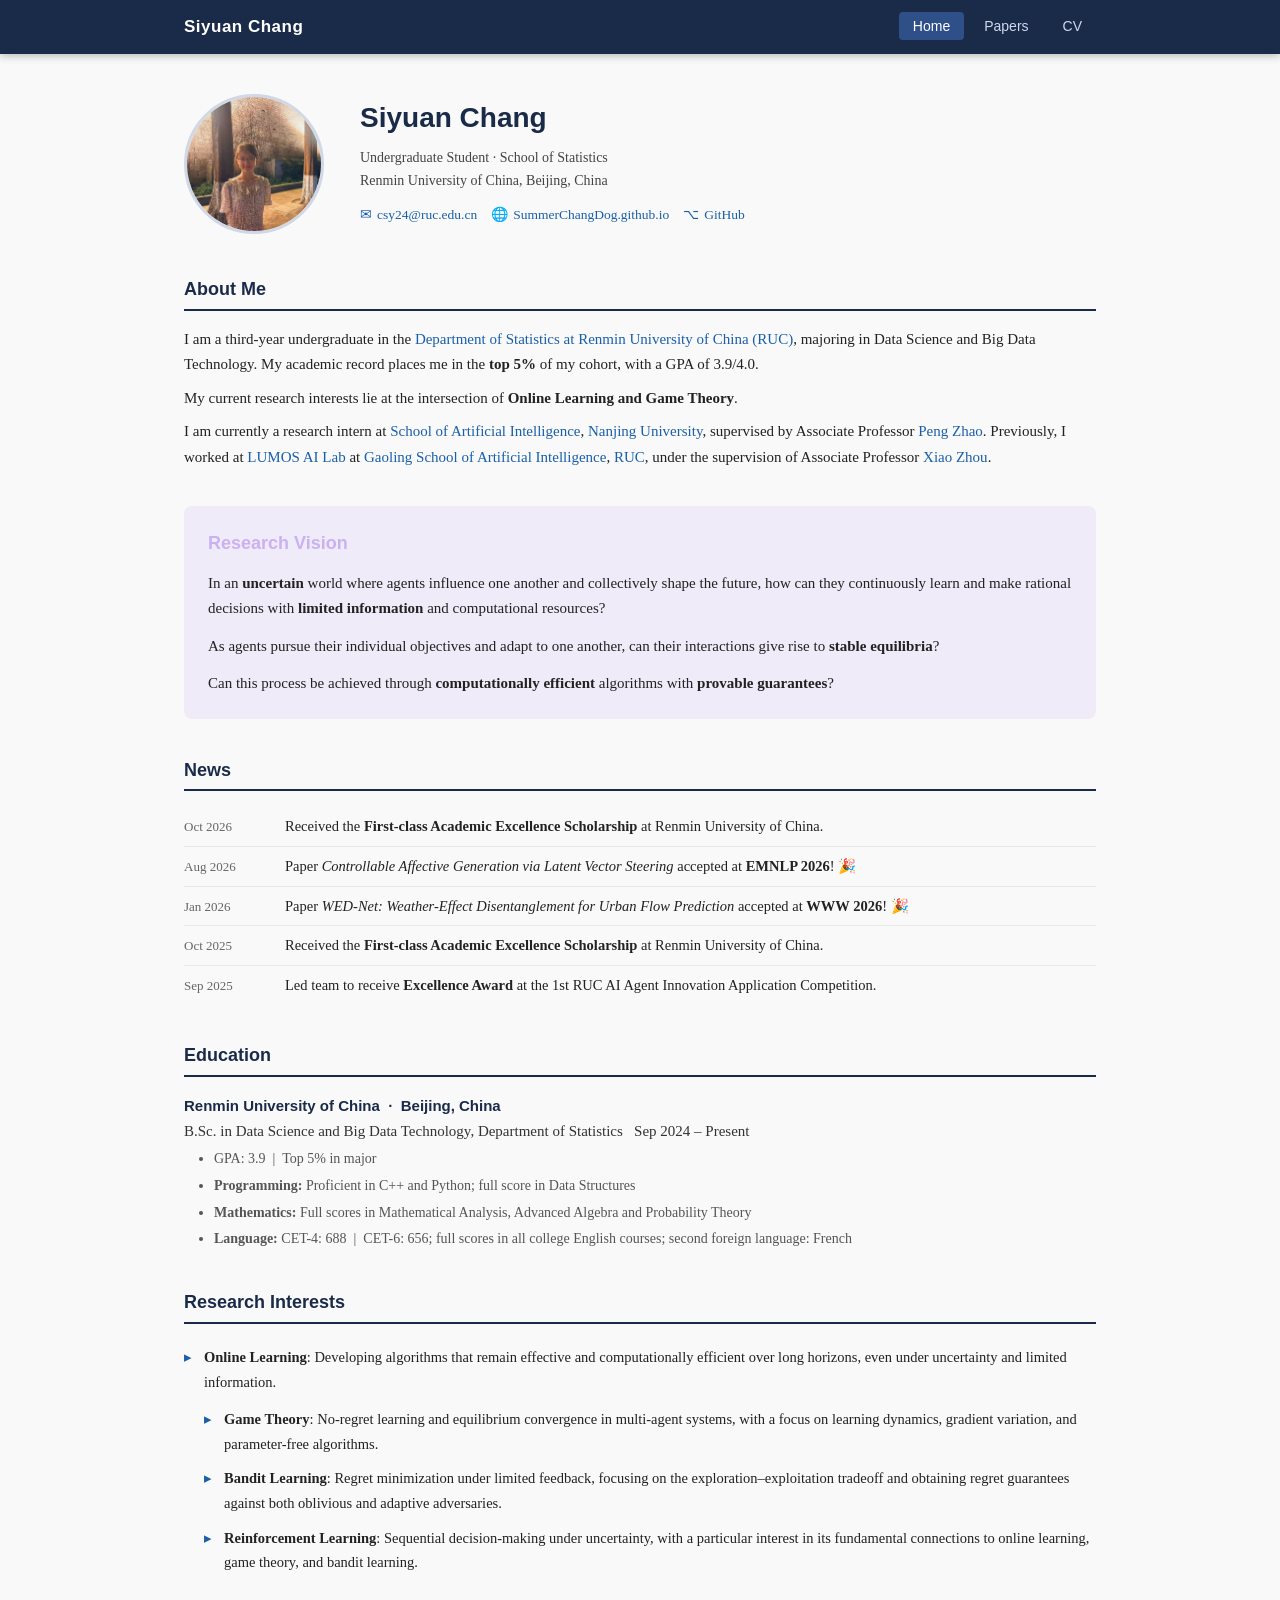
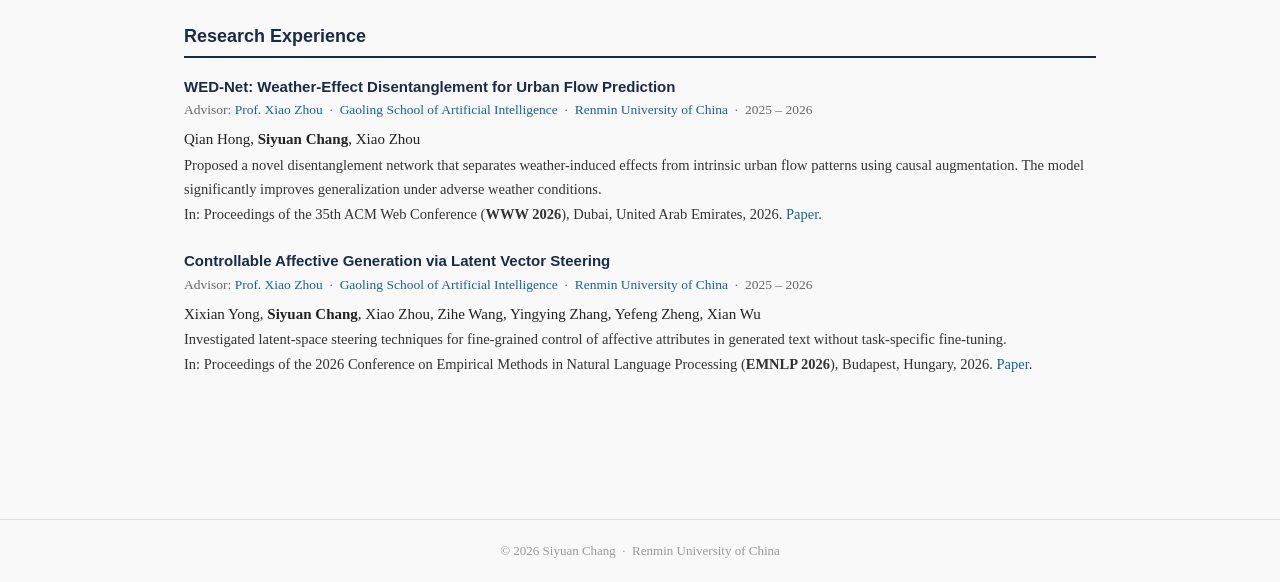
<file: index.html>
<!DOCTYPE html>
<html lang="en">
<head>
  <meta charset="UTF-8" />
  <meta name="viewport" content="width=device-width, initial-scale=1.0" />
  <title>Siyuan Chang | Homepage</title>
  <link rel="stylesheet" href="style.css" />
  <style>
  .research-vision {
    margin-top: 36px;
    padding: 22px 24px;
    background: #f0ebf8;
    border-radius: 8px;
  }
  .research-vision h2 {
    margin-bottom: 12px;
    font-family: 'Helvetica Neue', sans-serif;
    font-size: 18px;
    color: #cab2f2;
  }
  .research-vision p + p { margin-top: 12px; }
</style>
</head>
<body>

<!-- ── Navigation ── -->
<nav>
  <div class="nav-inner">
    <span class="nav-brand">Siyuan Chang</span>
    <ul>
      <li><a href="index.html" class="active">Home</a></li>
      <li><a href="papers.html">Papers</a></li>
      <li><a href="cv.html">CV</a></li>
    </ul>
  </div>
</nav>

<!-- ── Main content ── -->
<div class="page-wrap">

  <!-- Profile header -->
  <div class="profile-header">
    <img class="profile-photo" src="生活照.jpg" alt="Siyuan Chang" />
    <div class="profile-info">
      <h1>Siyuan Chang</h1>
      <p class="affiliation">
        Undergraduate Student · School of Statistics<br>
        Renmin University of China, Beijing, China
      </p>
      <div class="contacts">
        <a href="mailto:csy24@ruc.edu.cn">
          <span class="contact-icon">✉</span> csy24@ruc.edu.cn
        </a>
        <a href="https://SummerChangDog.github.io/" target="_blank">
          <span class="contact-icon">🌐</span> SummerChangDog.github.io
        </a>
        <a href="https://github.com/SummerChangDog" target="_blank">
          <span class="contact-icon">⌥</span> GitHub
        </a>
      </div>
    </div>
  </div>

  <!-- Self Introduction -->
  <h2 class="sec-title">About Me</h2>
  <p class="intro-text">
    I am a third-year undergraduate in the <a href="http://stat.ruc.edu.cn/" target="_blank">Department of Statistics at</a> <a href="https://www.ruc.edu.cn/" target="_blank">Renmin University of China (RUC)</a>, majoring in Data Science and Big Data Technology. My academic record places me in the <strong>top 5%</strong> of my cohort,
    with a GPA of 3.9/4.0.
  </p>
  <p class="intro-text" style="margin-top:8px;">
    My current research interests lie at the intersection of <strong>Online Learning and Game Theory</strong>.
  </p>
  <p class="intro-text" style="margin-top:8px;">
    I am currently a research intern at <a href="https://ai.nju.edu.cn/" target="_blank">School of Artificial Intelligence</a>, <a href="https://www.nju.edu.cn/" target="_blank">Nanjing University</a>, supervised by Associate Professor <a href="https://www.pengzhao-ml.com/" target="_blank">Peng Zhao</a>. 
    Previously, I worked at <a href="https://xiaozhoucam.github.io/portfolio/00-LUMOS_Intro/" target="_blank">LUMOS AI Lab</a> at <a href="http://ai.ruc.edu.cn/" target="_blank">Gaoling School of Artificial Intelligence</a>, <a href="https://www.ruc.edu.cn/" target="_blank">RUC</a>, under the supervision of Associate Professor <a href="https://xiaozhoucam.github.io/" target="_blank">Xiao Zhou</a>.
  </p>

  <!-- Research Vision -->
  <section class="research-vision" aria-labelledby="research-vision-title">
    <h2 id="research-vision-title">Research Vision</h2>
    <p>
      In an <b>uncertain</b> world where agents influence one another and collectively
      shape the future, how can they continuously learn and make rational decisions
      with <b>limited information</b> and computational resources?
    </p>
    <p>
      As agents pursue their individual objectives and adapt to one another,
      can their interactions give rise to <b>stable equilibria</b>?
    </p>
    <p>
      Can this process be achieved through <b>computationally efficient</b>
      algorithms with <b>provable guarantees</b>?
    </p>
  </section>

  <!-- News -->
  <h2 class="sec-title">News</h2>
  <ul class="news-list">
    <li>
      <span class="news-date">Oct 2026</span>
      <span>Received the <strong>First-class Academic Excellence Scholarship</strong> at Renmin University of China.</span>
    </li>
    <li>
      <span class="news-date">Aug 2026</span>
      <span>Paper <em>Controllable Affective Generation via Latent Vector Steering</em> accepted at <strong>EMNLP 2026</strong>! 🎉</span>
    </li>
    <li>
      <span class="news-date">Jan 2026</span>
      <span>Paper <em>WED-Net: Weather-Effect Disentanglement for Urban Flow Prediction</em> accepted at <strong>WWW 2026</strong>! 🎉</span>
    </li>
    <li>
      <span class="news-date">Oct 2025</span>
      <span>Received the <strong>First-class Academic Excellence Scholarship</strong> at Renmin University of China.</span>
    </li>
    <li>
      <span class="news-date">Sep 2025</span>
      <span>Led team to receive <strong>Excellence Award</strong> at the 1st RUC AI Agent Innovation Application Competition.</span>
    </li>
  </ul>

  <!-- Education -->
  <h2 class="sec-title">Education</h2>
  <div class="edu-item">
    <div class="school">Renmin University of China &nbsp;·&nbsp; Beijing, China</div>
    <div class="degree">B.Sc. in Data Science and Big Data Technology, Department of Statistics &nbsp; Sep 2024 – Present</div>
    <ul class="details">
      <li>GPA: 3.9 &nbsp;|&nbsp; Top 5% in major</li>
      <li><strong>Programming:</strong> Proficient in C++ and Python; full score in Data Structures</li>
      <li><strong>Mathematics:</strong> Full scores in Mathematical Analysis, Advanced Algebra and Probability Theory</li>
      <li><strong>Language:</strong> CET-4: 688 &nbsp;|&nbsp; CET-6: 656; full scores in all college English courses; second foreign language: French</li>
    </ul>
  </div>

  <!-- Research Interests -->
  <h2 class="sec-title">Research Interests</h2>
  <ul class="interest-list">
    <li>
      <strong>Online Learning</strong>: Developing algorithms that remain effective
      and computationally efficient over long horizons, even under uncertainty
      and limited information.
      <ul class="interest-list" style="margin-top:8px;">
        <li>
          <strong>Game Theory</strong>: No-regret learning and equilibrium convergence
          in multi-agent systems, with a focus on learning dynamics, gradient
          variation, and parameter-free algorithms.
        </li>
        <li>
          <strong>Bandit Learning</strong>: Regret minimization under limited feedback,
          focusing on the exploration–exploitation tradeoff and obtaining regret
          guarantees against both oblivious and adaptive adversaries.
        </li>
        <li>
          <strong>Reinforcement Learning</strong>: Sequential decision-making under
          uncertainty, with a particular interest in its fundamental connections
          to online learning, game theory, and bandit learning.
        </li>
      </ul>
    </li>
  </ul>

  <!--
<h2 class="sec-title">Research Interests</h2>
<ul class="interest-list" style="list-style:none; padding-left:0;">
  <li style="margin-bottom:8px;">
    <strong>Machine Learning</strong>
    <ul style="list-style:none; padding-left:20px; margin:4px 0;">
      <li> Self-supervised and weakly-supervised learning: Pursuing generalizable knowledge discovery from unlabeled or sparsely annotated data.</li>
      <li> Graph representation learning: Embedding graph-structured data into low-dimensional vector spaces while preserving topological and semantic properties.</li>
    </ul>
  </li>
  <li style="margin-bottom:8px;">
    <strong>Data Mining</strong>
    <ul style="list-style:none; padding-left:20px; margin:4px 0;">
      <li> Social network analysis: Characterizing interaction patterns and evolutionary dynamics in social graphs.</li>
      <li> Temporal data mining: Extracting predictive and descriptive patterns from sequential time-stamped data.</li>
      <li> Multimodal data fusion: Integrates heterogeneous information across text, image, graph and other modalities for robust knowledge extraction.</li>
    </ul>
  </li>
  <li style="margin-bottom:8px;">
    <strong>Optimization</strong>
    <ul style="list-style:none; padding-left:20px; margin:4px 0;">
      <li> Supply chain optimization: Solving large-scale routing, scheduling, and inventory problems under uncertainty for resilient and cost-efficient global logistics.</li>
      <li> Recommendation algorithm optimization: Optimizing objective functions and model architectures to improve the effectiveness, efficiency and scalability of personalized recommendation systems.</li>
    </ul>
  </li>
  <li style="margin-bottom:8px;">
    <strong>Social Computing</strong>
    <ul style="list-style:none; padding-left:20px; margin:4px 0;">
      <li> Intelligent traffic computing: Building data-driven and AI-enabled frameworks to optimize urban traffic operation and management.</li>
      <li> Public opinion propagation modeling: Revealing the diffusion laws of information and viewpoints in online social systems.</li>
      <li> AI-powered sentiment analysis: Inferring subjective affective information from textual and multimodal data.</li>
    </ul>
  </li>
</ul>-->

  <!-- Research Experience -->
  <h2 class="sec-title">Research Experience</h2>

<div class="exp-item">
    <div class="exp-title">WED-Net: Weather-Effect Disentanglement for Urban Flow Prediction</div>
    <div class="exp-meta">Advisor: <a href="https://xiaozhoucam.github.io/" target="_blank">Prof. Xiao Zhou</a> &nbsp;·&nbsp; <a href="http://ai.ruc.edu.cn/" target="_blank">Gaoling School of Artificial Intelligence</a> &nbsp;·&nbsp; <a href="https://www.ruc.edu.cn/" target="_blank">Renmin University of China</a> &nbsp;·&nbsp; 2025 – 2026</div>
    <p class="exp-authors">
      Qian Hong, <strong>Siyuan Chang</strong>, Xiao Zhou
    </p>
    <p class="exp-desc">
      Proposed a novel disentanglement network that separates weather-induced effects from intrinsic
      urban flow patterns using causal augmentation. The model significantly improves generalization
      under adverse weather conditions. 
    </p>  
    <p class="exp-desc">   
      In: Proceedings of the 35th ACM Web Conference (<strong>WWW 2026</strong>), Dubai, United Arab Emirates, 2026. <a href="https://arxiv.org/abs/2601.22586" target="_blank">Paper</a>.
    </p>
</div>

<div class="exp-item">
    <div class="exp-title">Controllable Affective Generation via Latent Vector Steering</div>
    <div class="exp-meta">Advisor: <a href="https://xiaozhoucam.github.io/" target="_blank">Prof. Xiao Zhou</a> &nbsp;·&nbsp; <a href="http://ai.ruc.edu.cn/" target="_blank">Gaoling School of Artificial Intelligence</a> &nbsp;·&nbsp; <a href="https://www.ruc.edu.cn/" target="_blank">Renmin University of China</a> &nbsp;·&nbsp; 2025 – 2026</div>
    <p class="exp-authors">
      Xixian Yong, <strong>Siyuan Chang</strong>, Xiao Zhou, Zihe Wang, Yingying Zhang, Yefeng Zheng, Xian Wu
    </p>
    <p class="exp-desc">
      Investigated latent-space steering techniques for fine-grained control of affective attributes
      in generated text without task-specific fine-tuning. 
    </p>  
    <p class="exp-desc">   
      In: Proceedings of the 2026 Conference on Empirical Methods in Natural Language Processing (<strong>EMNLP 2026</strong>), Budapest, Hungary, 2026. <a href="https://arxiv.org/abs/2608.25569" target="_blank">Paper</a>.
    </p>
</div>

</div><!-- end page-wrap -->

<footer>
  &copy; 2026 Siyuan Chang &nbsp;·&nbsp; Renmin University of China
</footer>

</body>
</html>
</file>
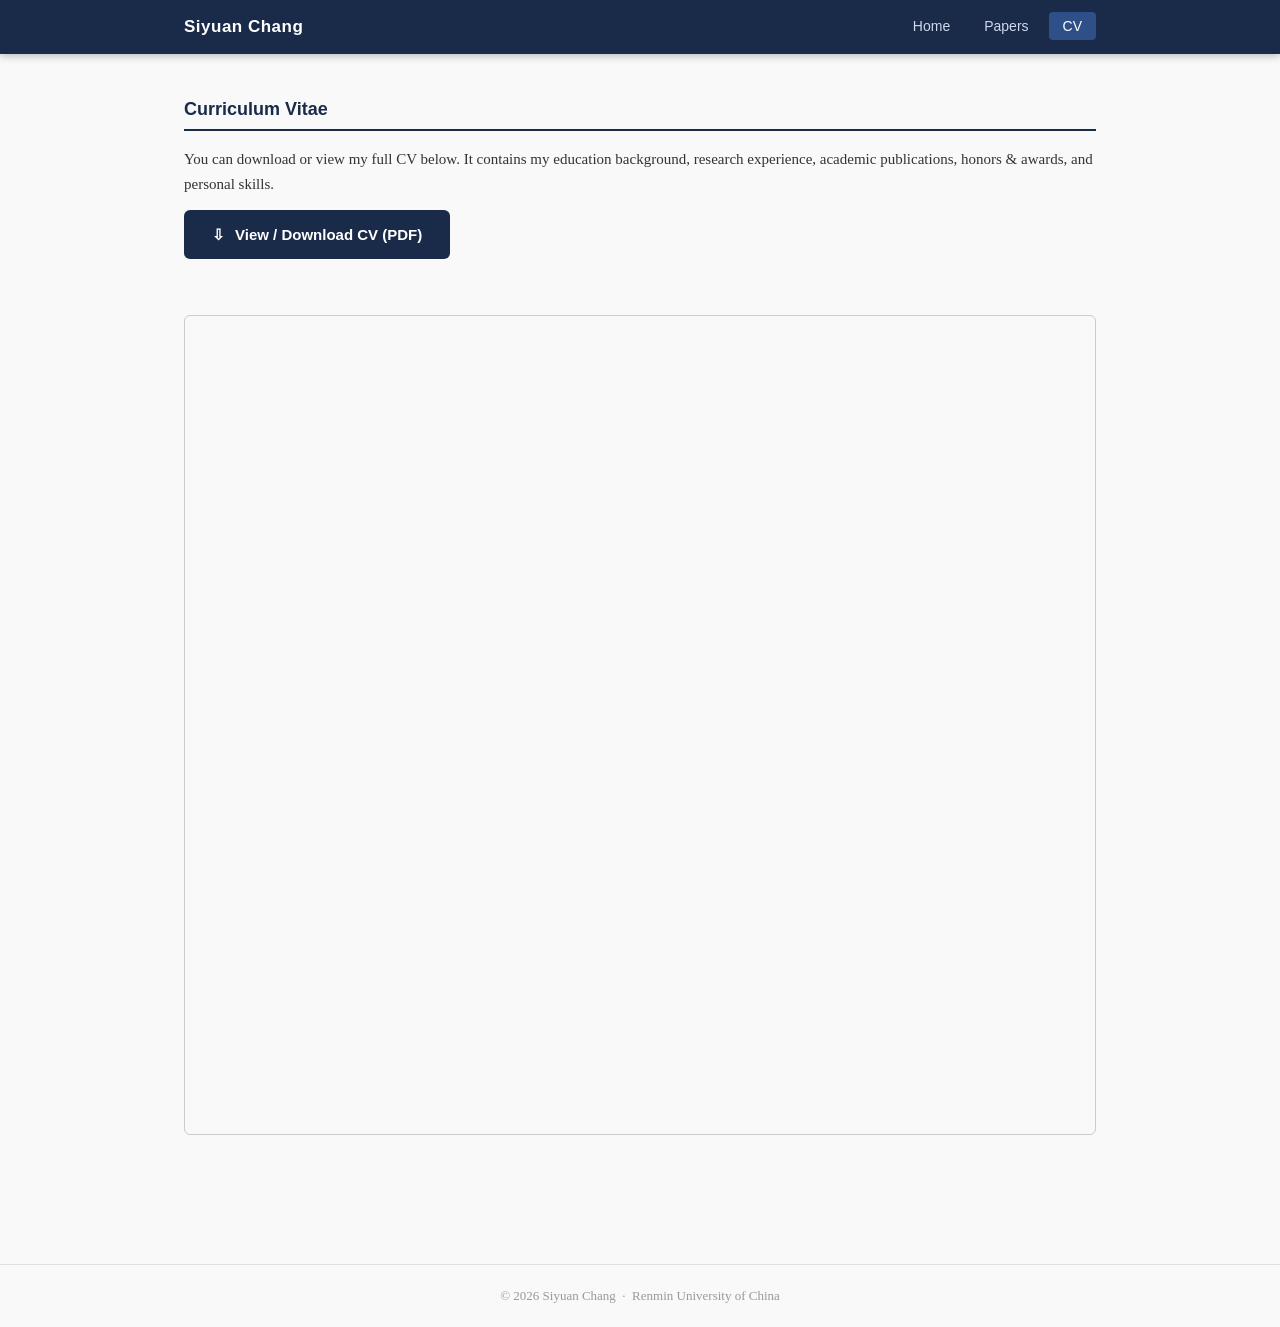
<file: cv.html>
<!DOCTYPE html>
<html lang="en">
<head>
  <meta charset="UTF-8" />
  <meta name="viewport" content="width=device-width, initial-scale=1.0" />
  <title>CV | Siyuan Chang</title>
  <link rel="stylesheet" href="style.css" />
</head>
<body>

<!-- ── Navigation ── -->
<nav>
  <div class="nav-inner">
    <span class="nav-brand">Siyuan Chang</span>
    <ul>
      <li><a href="index.html">Home</a></li>
      <li><a href="papers.html">Papers</a></li>
      <li><a href="cv.html" class="active">CV</a></li>
    </ul>
  </div>
</nav>

<!-- ── Main content ── -->
<div class="page-wrap">

  <h2 class="sec-title" style="margin-top:0;">Curriculum Vitae</h2>

  <div class="cv-section">
    <p style="font-size:15px; color:#333;">
      You can download or view my full CV below. It contains my education background,
      research experience, academic publications, honors &amp; awards, and personal skills.
    </p>

    <a class="cv-download-btn" href="Siyuan Chang_Resume.pdf" target="_blank">
      <span>&#8681;</span> View / Download CV (PDF)
    </a>
  </div>

  <!-- Inline PDF preview -->
  <iframe
    class="cv-preview"
    src="Siyuan Chang_Resume.pdf"
    title="Siyuan Chang CV">
    <p>Your browser does not support PDF preview.
       <a href="Siyuan Chang_Resume.pdf">Click here to download the PDF.</a>
    </p>
  </iframe>

</div><!-- end page-wrap -->

<footer>
  &copy; 2026 Siyuan Chang &nbsp;·&nbsp; Renmin University of China
</footer>

</body>
</html>
</file>
<file: style.css>
/* ── Reset & Base ── */
*, *::before, *::after { box-sizing: border-box; margin: 0; padding: 0; }

body {
  font-family: 'Georgia', 'Times New Roman', serif;
  background: #f9f9f9;
  color: #222;
  font-size: 15px;
  line-height: 1.7;
}

a { color: #1a5fa8; text-decoration: none; }
a:hover { text-decoration: underline; }

/* ── Navigation ── */
nav {
  background: #1a2b4a;
  position: sticky;
  top: 0;
  z-index: 100;
  box-shadow: 0 2px 8px rgba(0,0,0,.25);
}
nav .nav-inner {
  max-width: 960px;
  margin: 0 auto;
  display: flex;
  align-items: center;
  padding: 0 24px;
  height: 54px;
}
nav .nav-brand {
  font-family: 'Helvetica Neue', sans-serif;
  font-weight: 700;
  font-size: 17px;
  color: #fff;
  letter-spacing: .5px;
  flex: 1;
}
nav ul {
  list-style: none;
  display: flex;
  gap: 6px;
}
nav ul li a {
  color: #cdd8ed;
  font-family: 'Helvetica Neue', sans-serif;
  font-size: 14px;
  padding: 6px 14px;
  border-radius: 4px;
  transition: background .2s, color .2s;
}
nav ul li a:hover,
nav ul li a.active {
  background: #2e4f88;
  color: #fff;
  text-decoration: none;
}

/* ── Page wrapper ── */
.page-wrap {
  max-width: 960px;
  margin: 0 auto;
  padding: 40px 24px 80px;
}

/* ── Profile header (index only) ── */
.profile-header {
  display: flex;
  align-items: flex-start;
  gap: 36px;
  margin-bottom: 40px;
}
.profile-photo {
  width: 140px;
  height: 140px;
  border-radius: 50%;
  object-fit: cover;
  border: 3px solid #d0d8e8;
  flex-shrink: 0;
  background: #dde5f0;
  display: flex;
  align-items: center;
  justify-content: center;
  font-size: 52px;
  color: #6a85b0;
  font-family: 'Helvetica Neue', sans-serif;
  font-weight: 700;
}
.profile-info h1 {
  font-size: 28px;
  font-weight: 700;
  font-family: 'Helvetica Neue', sans-serif;
  color: #1a2b4a;
  margin-bottom: 4px;
}
.profile-info .affiliation {
  color: #444;
  font-size: 14px;
  margin-bottom: 10px;
}
.profile-info .contacts {
  display: flex;
  flex-wrap: wrap;
  gap: 14px;
  font-size: 13.5px;
}
.profile-info .contacts a {
  display: inline-flex;
  align-items: center;
  gap: 5px;
  color: #1a5fa8;
}
.contact-icon {
  font-size: 14px;
}

/* ── Section headings ── */
h2.sec-title {
  font-family: 'Helvetica Neue', sans-serif;
  font-size: 18px;
  font-weight: 700;
  color: #1a2b4a;
  border-bottom: 2px solid #1a2b4a;
  padding-bottom: 4px;
  margin-bottom: 16px;
  margin-top: 36px;
}

/* ── Self introduction ── */
.intro-text { margin-bottom: 6px; }

/* ── News ── */
.news-list { list-style: none; }
.news-list li {
  display: flex;
  gap: 16px;
  padding: 7px 0;
  border-bottom: 1px solid #e8e8e8;
  font-size: 14.5px;
}
.news-list li:last-child { border-bottom: none; }
.news-date {
  color: #666;
  white-space: nowrap;
  min-width: 85px;
  font-size: 13px;
  padding-top: 2px;
}

/* ── Education ── */
.edu-item { margin-bottom: 14px; }
.edu-item .school {
  font-weight: 700;
  font-family: 'Helvetica Neue', sans-serif;
  color: #1a2b4a;
}
.edu-item .degree { color: #333; }
.edu-item .details {
  color: #555;
  font-size: 14px;
  padding-left: 14px;
}
.edu-item .details li { list-style: disc; margin-left: 16px; margin-top: 3px; }

/* ── Research Interests ── */
.interest-list { padding-left: 0; list-style: none; }
.interest-list li {
  padding: 5px 0 5px 20px;
  position: relative;
  font-size: 14.5px;
}
.interest-list li::before {
  content: "▸";
  position: absolute;
  left: 0;
  color: #1a5fa8;
}

/* ── Research Experience ── */
.exp-item { margin-bottom: 22px; }
.exp-item .exp-title {
  font-weight: 700;
  font-family: 'Helvetica Neue', sans-serif;
  font-size: 15px;
  color: #1a2b4a;
}
.exp-item .exp-meta {
  color: #666;
  font-size: 13.5px;
  margin-bottom: 5px;
}
.exp-item .exp-desc {
  font-size: 14.5px;
  color: #333;
}

/* ── Papers ── */
.paper-item {
  display: flex;
  gap: 18px;
  margin-bottom: 26px;
  padding-bottom: 26px;
  border-bottom: 1px solid #e2e2e2;
}
.paper-item:last-child { border-bottom: none; }
.paper-num {
  font-family: 'Helvetica Neue', sans-serif;
  font-weight: 700;
  color: #1a5fa8;
  font-size: 15px;
  min-width: 26px;
  padding-top: 2px;
}
.paper-content .paper-title {
  font-weight: 700;
  font-size: 15px;
  color: #1a2b4a;
  margin-bottom: 4px;
  line-height: 1.4;
}
.paper-content .paper-authors {
  font-size: 14px;
  color: #444;
  margin-bottom: 4px;
}
.paper-content .paper-authors b { color: #1a2b4a; }
.paper-content .paper-venue {
  font-size: 13.5px;
  color: #555;
  font-style: italic;
  margin-bottom: 6px;
}
.paper-links { display: flex; gap: 8px; flex-wrap: wrap; margin-top: 6px; }
.paper-links a {
  font-size: 12.5px;
  font-family: 'Helvetica Neue', sans-serif;
  background: #eef2fa;
  color: #1a5fa8;
  border: 1px solid #c5d4ee;
  border-radius: 4px;
  padding: 2px 10px;
  transition: background .2s;
}
.paper-links a:hover {
  background: #1a5fa8;
  color: #fff;
  text-decoration: none;
}

/* ── CV page ── */
.cv-section { margin-bottom: 32px; }
.cv-download-btn {
  display: inline-flex;
  align-items: center;
  gap: 10px;
  background: #1a2b4a;
  color: #fff;
  padding: 12px 28px;
  border-radius: 6px;
  font-family: 'Helvetica Neue', sans-serif;
  font-size: 15px;
  font-weight: 600;
  margin-top: 12px;
  transition: background .2s;
  text-decoration: none;
}
.cv-download-btn:hover {
  background: #2e4f88;
  text-decoration: none;
  color: #fff;
}
.cv-preview {
  margin-top: 24px;
  width: 100%;
  height: 820px;
  border: 1px solid #ccc;
  border-radius: 6px;
}

/* ── Footer ── */
footer {
  text-align: center;
  color: #999;
  font-size: 13px;
  padding: 20px;
  border-top: 1px solid #e0e0e0;
  margin-top: 40px;
}

/* ── Responsive ── */
@media (max-width: 640px) {
  .profile-header { flex-direction: column; align-items: center; text-align: center; }
  .profile-info .contacts { justify-content: center; }
  nav .nav-brand { font-size: 14px; }
  nav ul li a { padding: 5px 9px; font-size: 13px; }
}
</file>
